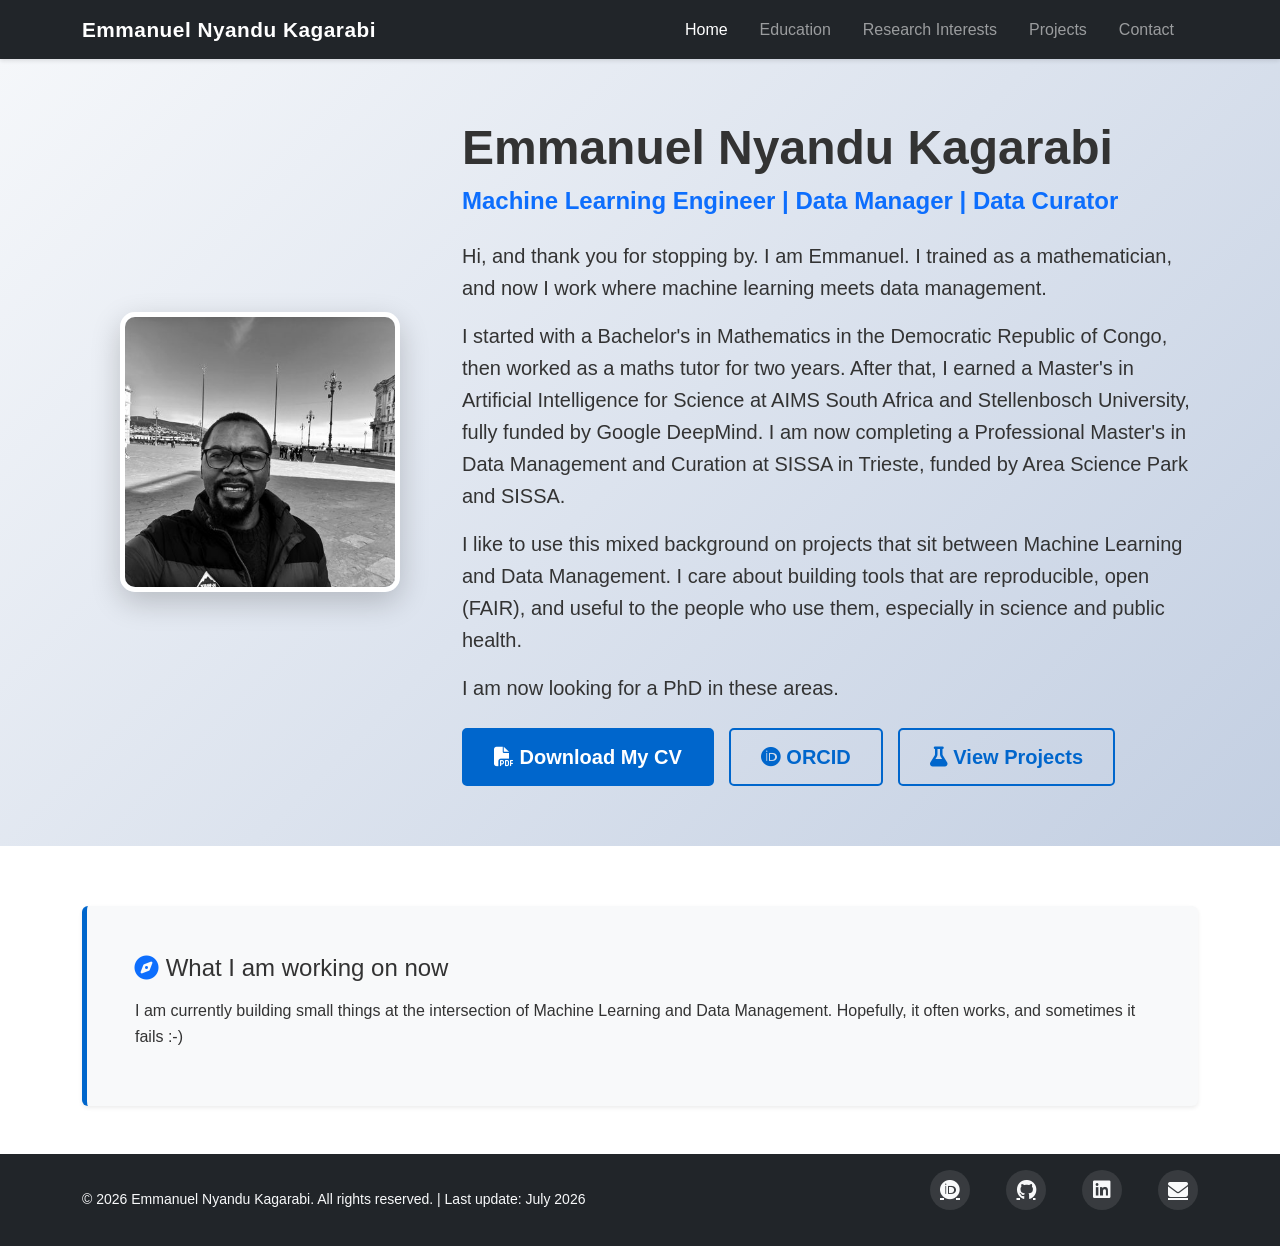
<file: index.html>
<!DOCTYPE html>
<html lang="en">
<head>
    <meta charset="UTF-8">
    <meta name="viewport" content="width=device-width, initial-scale=1.0">
    <meta name="description" content="Emmanuel Nyandu Kagarabi — Machine Learning Engineer, Data Manager, and Data Curator working at the intersection of ML and research data management. MSc AI for Science (AIMS/Stellenbosch), Professional MSc Data Management & Curation (SISSA). PhD applicant.">
    <meta name="keywords" content="Emmanuel Nyandu Kagarabi, Machine Learning, Data Management, Data Curation, FAIR data, Explainable AI, AI4 Public Health, SISSA, AIMS, Stellenbosch, DPCexplorer, PhD">
    <meta name="author" content="Emmanuel Nyandu Kagarabi">
    <meta name="google-site-verification" content="eCxzfQt8rSGp6nLvdoWjFmHBHKGWoWfex3agK9k3iwE">
    <link rel="canonical" href="https://emmanuelnyandukagarabi.github.io/">

    <!-- Open Graph -->
    <meta property="og:title" content="Emmanuel Nyandu Kagarabi | Machine Learning Engineer, Data Manager, Data Curator">
    <meta property="og:description" content="Machine Learning Engineer, Data Manager, and Data Curator building tools at the intersection of machine learning and research data management. Seeking PhD opportunities.">
    <meta property="og:url" content="https://emmanuelnyandukagarabi.github.io/">
    <meta property="og:type" content="profile">
    <meta property="og:image" content="https://emmanuelnyandukagarabi.github.io/static/emma_profile.png">
    <meta property="og:image:alt" content="Portrait of Emmanuel Nyandu Kagarabi">

    <!-- Twitter Card -->
    <meta name="twitter:card" content="summary">
    <meta name="twitter:title" content="Emmanuel Nyandu Kagarabi | Machine Learning Engineer, Data Manager, Data Curator">
    <meta name="twitter:description" content="Machine Learning Engineer, Data Manager, and Data Curator working at the intersection of machine learning and research data management. Seeking PhD opportunities.">
    <meta name="twitter:image" content="https://emmanuelnyandukagarabi.github.io/static/emma_profile.png">

    <title>Emmanuel Nyandu Kagarabi | Machine Learning Engineer, Data Manager, Data Curator</title>

    <link rel="icon" type="image/png" sizes="32x32" href="static/favicon-32.png">
    <link rel="icon" type="image/png" sizes="16x16" href="static/favicon-16.png">
    <link rel="apple-touch-icon" href="static/apple-touch-icon.png">
    <link href="https://cdn.jsdelivr.net/npm/bootstrap@5.3.0/dist/css/bootstrap.min.css" rel="stylesheet">
    <link href="https://cdnjs.cloudflare.com/ajax/libs/font-awesome/6.4.0/css/all.min.css" rel="stylesheet">
    <link href="assets/css/style.css" rel="stylesheet">

    <!-- Structured Data: Person -->
    <script type="application/ld+json">
    {
      "@context": "https://schema.org",
      "@type": "Person",
      "name": "Emmanuel Nyandu Kagarabi",
      "url": "https://emmanuelnyandukagarabi.github.io/",
      "image": "https://emmanuelnyandukagarabi.github.io/static/emma_profile.png",
      "jobTitle": "Machine Learning Engineer, Data Manager, Data Curator",
      "description": "Machine Learning Engineer, Data Manager, and Data Curator working at the intersection of ML and research data management. MSc in Artificial Intelligence for Science (AIMS South Africa & Stellenbosch University), Professional MSc in Data Management and Curation (SISSA). PhD applicant.",
      "homeLocation": { "@type": "Place", "name": "Trieste, Italy" },
      "alumniOf": [
        { "@type": "EducationalOrganization", "name": "AIMS South Africa & Stellenbosch University" },
        { "@type": "EducationalOrganization", "name": "SISSA – International School for Advanced Studies" },
        { "@type": "EducationalOrganization", "name": "Bukavu Teacher Training College" }
      ],
      "sameAs": [
        "https://orcid.org/0009-0000-4837-4712",
        "https://github.com/emmanuelnyandukagarabi",
        "https://www.linkedin.com/in/emmanuel-nyandu-kagarabi-5410a4304/"
      ]
    }
    </script>
</head>
<body>
    <!-- Navigation -->
    <nav class="navbar navbar-expand-lg navbar-dark bg-dark sticky-top">
        <div class="container">
            <a class="navbar-brand" href="index.html">
                <strong>Emmanuel Nyandu Kagarabi</strong>
            </a>
            <button class="navbar-toggler" type="button" data-bs-toggle="collapse" data-bs-target="#navbarNav" aria-controls="navbarNav" aria-expanded="false" aria-label="Toggle navigation">
                <span class="navbar-toggler-icon"></span>
            </button>
            <div class="collapse navbar-collapse" id="navbarNav">
                <ul class="navbar-nav ms-auto">
                    <li class="nav-item"><a class="nav-link active" href="index.html">Home</a></li>
                    <li class="nav-item"><a class="nav-link" href="pages/education.html">Education</a></li>
                    <li class="nav-item"><a class="nav-link" href="pages/research-interests.html">Research Interests</a></li>
                    <li class="nav-item"><a class="nav-link" href="pages/projects.html">Projects</a></li>
                    <li class="nav-item"><a class="nav-link" href="pages/contact.html">Contact</a></li>
                </ul>
            </div>
        </div>
    </nav>

    <!-- Hero Section -->
    <section class="hero-section">
        <div class="container">
            <div class="row align-items-center">
                <div class="col-md-4 text-center mb-4 mb-md-0">
                    <img src="static/emma_profile_opt.jpg" alt="Portrait of Emmanuel Nyandu Kagarabi" class="profile-image" width="560" height="418">
                </div>
                <div class="col-md-8">
                    <h1 class="display-5 fw-bold">Emmanuel Nyandu Kagarabi</h1>
                    <h2 class="text-primary h4 mb-4">Machine Learning Engineer&nbsp;|&nbsp;Data Manager&nbsp;|&nbsp;Data Curator</h2>
                    <p class="lead mb-3">
                        Hi, and thank you for stopping by. I am Emmanuel. I trained as a mathematician, and now I work where machine learning meets data management.
                    </p>
                    <p class="lead mb-3">
                        I started with a Bachelor's in Mathematics in the Democratic Republic of Congo, then worked as a maths tutor for two years. After that, I earned a Master's in Artificial Intelligence for Science at AIMS South Africa and Stellenbosch University, fully funded by Google DeepMind. I am now completing a Professional Master's in Data Management and Curation at SISSA in Trieste, funded by Area Science Park and SISSA.
                    </p>
                    <p class="lead mb-3">
                        I like to use this mixed background on projects that sit between <strong>Machine Learning</strong> and <strong>Data Management</strong>. I care about building tools that are reproducible, open (FAIR), and useful to the people who use them, especially in science and public health.
                    </p>
                    <p class="lead mb-4">
                        I am now looking for a <strong>PhD</strong> in these areas.
                    </p>
                    <div class="hero-actions">
                        <a href="static/CV_Emmanuel_Nyandu_Kagarabi.pdf" class="btn btn-primary btn-lg" target="_blank" rel="noopener">
                            <i class="fas fa-file-pdf" aria-hidden="true"></i> Download My CV
                        </a>
                        <a href="https://orcid.org/0009-0000-4837-4712" class="btn btn-outline-primary btn-lg" target="_blank" rel="noopener">
                            <i class="fab fa-orcid" aria-hidden="true"></i> ORCID
                        </a>
                        <a href="pages/projects.html" class="btn btn-outline-primary btn-lg">
                            <i class="fas fa-flask" aria-hidden="true"></i> View Projects
                        </a>
                    </div>
                </div>
            </div>
        </div>
    </section>

    <!-- Current Focus -->
    <section class="container mb-5">
        <div class="focus-box p-4 p-md-5 rounded shadow-sm">
            <h2 class="h4 mb-3"><i class="fas fa-compass text-primary" aria-hidden="true"></i> What I am working on now</h2>
            <p class="mb-2">
                I am currently building small things at the intersection of Machine Learning and Data Management. Hopefully, it often works, and sometimes it fails :-)
            </p>
        </div>
    </section>

    <!-- Footer -->
    <footer class="footer bg-dark text-white py-3 mt-5">
        <div class="container d-flex flex-wrap justify-content-between align-items-center">
            <p class="mb-0 text-light small">&copy; 2026 Emmanuel Nyandu Kagarabi. All rights reserved. | Last update: July 2026</p>
            <div class="social-links">
                <a href="https://orcid.org/0009-0000-4837-4712" target="_blank" rel="noopener" title="ORCID" aria-label="ORCID" class="text-light me-3 fs-5"><i class="fab fa-orcid" aria-hidden="true"></i></a>
                <a href="https://github.com/emmanuelnyandukagarabi" target="_blank" rel="noopener" title="GitHub" aria-label="GitHub" class="text-light me-3 fs-5"><i class="fab fa-github" aria-hidden="true"></i></a>
                <a href="https://www.linkedin.com/in/emmanuel-nyandu-kagarabi-5410a4304/" target="_blank" rel="noopener" title="LinkedIn" aria-label="LinkedIn" class="text-light me-3 fs-5"><i class="fab fa-linkedin" aria-hidden="true"></i></a>
                <a href="pages/contact.html" title="Email" aria-label="Email" class="text-light fs-5"><i class="fas fa-envelope" aria-hidden="true"></i></a>
            </div>
        </div>
    </footer>

    <script src="https://cdn.jsdelivr.net/npm/bootstrap@5.3.0/dist/js/bootstrap.bundle.min.js"></script>
</body>
</html>
</file>
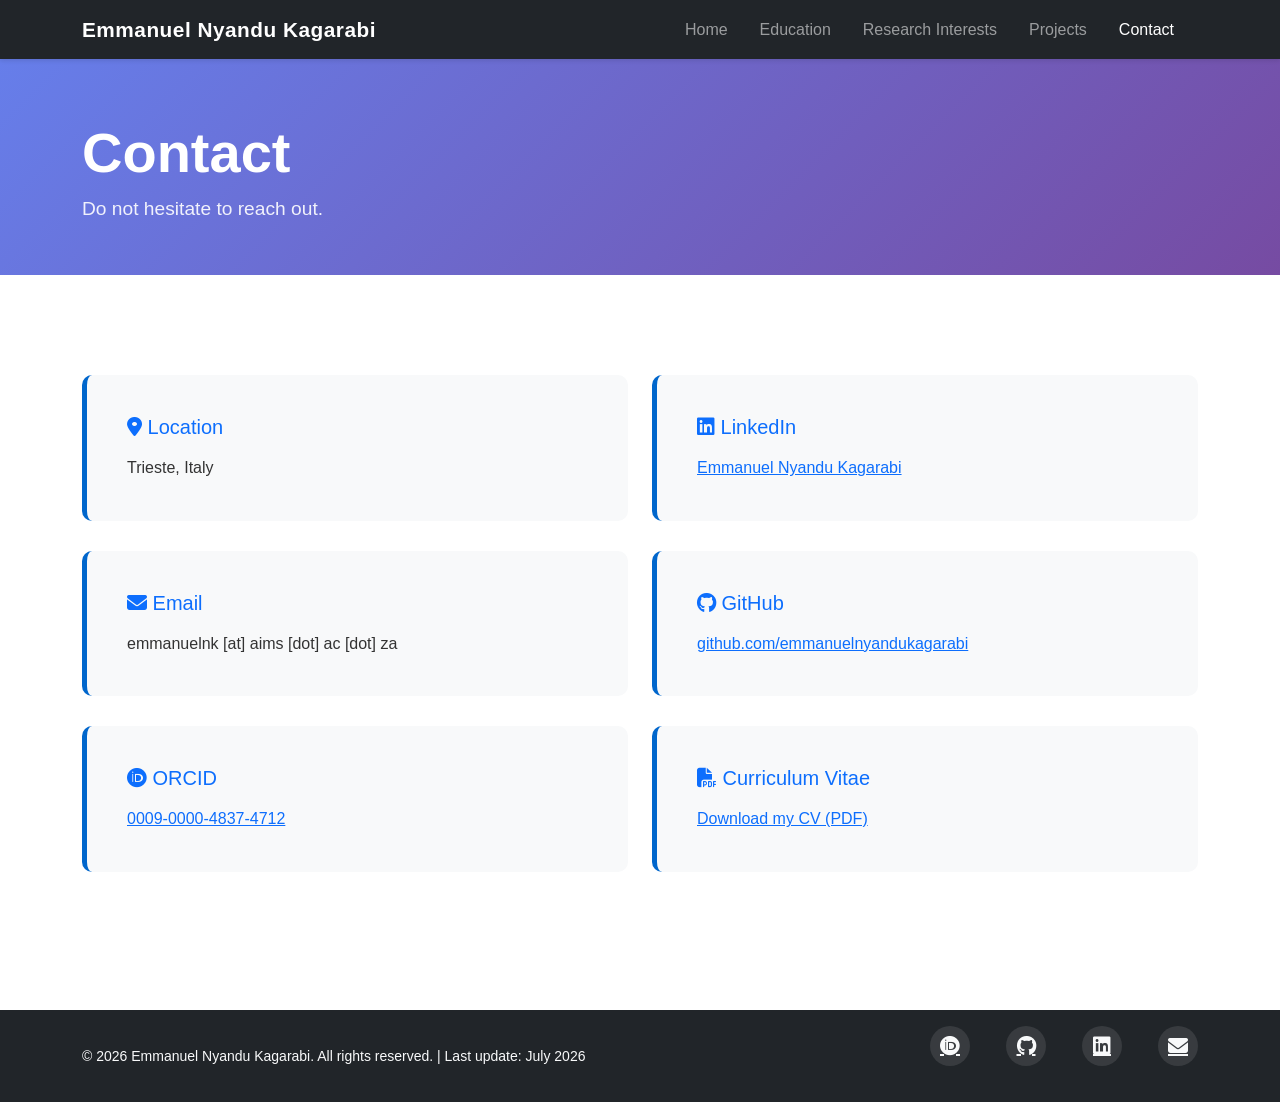
<file: pages/contact.html>
<!DOCTYPE html>
<html lang="en">
<head>
    <meta charset="UTF-8">
    <meta name="viewport" content="width=device-width, initial-scale=1.0">
    <meta name="description" content="Contact Emmanuel Nyandu Kagarabi — Machine Learning Engineer, Data Manager, and Data Curator based in Trieste, Italy. Open to PhD and research collaborations.">
    <meta name="keywords" content="Emmanuel Nyandu Kagarabi, contact, Machine Learning, Data Management, ORCID, SISSA, AIMS, researcher">
    <meta name="author" content="Emmanuel Nyandu Kagarabi">
    <link rel="canonical" href="https://emmanuelnyandukagarabi.github.io/pages/contact.html">

    <!-- Open Graph -->
    <meta property="og:title" content="Contact | Emmanuel Nyandu Kagarabi">
    <meta property="og:description" content="Get in touch with Emmanuel Nyandu Kagarabi — Machine Learning Engineer, Data Manager, and Data Curator. Open to PhD and research collaborations.">
    <meta property="og:url" content="https://emmanuelnyandukagarabi.github.io/pages/contact.html">
    <meta property="og:type" content="website">
    <meta property="og:image" content="https://emmanuelnyandukagarabi.github.io/static/emma_profile.png">

    <!-- Twitter Card -->
    <meta name="twitter:card" content="summary">
    <meta name="twitter:title" content="Contact | Emmanuel Nyandu Kagarabi">
    <meta name="twitter:description" content="Get in touch with Emmanuel Nyandu Kagarabi — Machine Learning Engineer, Data Manager, and Data Curator.">
    <meta name="twitter:image" content="https://emmanuelnyandukagarabi.github.io/static/emma_profile.png">

    <title>Contact | Emmanuel Nyandu Kagarabi</title>

    <link rel="icon" type="image/png" sizes="32x32" href="../static/favicon-32.png">
    <link rel="icon" type="image/png" sizes="16x16" href="../static/favicon-16.png">
    <link rel="apple-touch-icon" href="../static/apple-touch-icon.png">
    <link href="https://cdn.jsdelivr.net/npm/bootstrap@5.3.0/dist/css/bootstrap.min.css" rel="stylesheet">
    <link href="https://cdnjs.cloudflare.com/ajax/libs/font-awesome/6.4.0/css/all.min.css" rel="stylesheet">
    <link href="../assets/css/style.css" rel="stylesheet">
</head>
<body>
    <!-- Navigation -->
    <nav class="navbar navbar-expand-lg navbar-dark bg-dark sticky-top">
        <div class="container">
            <a class="navbar-brand" href="../index.html">
                <strong>Emmanuel Nyandu Kagarabi</strong>
            </a>
            <button class="navbar-toggler" type="button" data-bs-toggle="collapse" data-bs-target="#navbarNav" aria-controls="navbarNav" aria-expanded="false" aria-label="Toggle navigation">
                <span class="navbar-toggler-icon"></span>
            </button>
            <div class="collapse navbar-collapse" id="navbarNav">
                <ul class="navbar-nav ms-auto">
                    <li class="nav-item"><a class="nav-link" href="../index.html">Home</a></li>
                    <li class="nav-item"><a class="nav-link" href="education.html">Education</a></li>
                    <li class="nav-item"><a class="nav-link" href="research-interests.html">Research Interests</a></li>
                    <li class="nav-item"><a class="nav-link" href="projects.html">Projects</a></li>
                    <li class="nav-item"><a class="nav-link active" href="contact.html">Contact</a></li>
                </ul>
            </div>
        </div>
    </nav>

    <!-- Page Header -->
    <div class="page-header">
        <div class="container">
            <h1 class="display-4 fw-bold mb-2">Contact</h1>
            <p class="lead mb-0">Do not hesitate to reach out.</p>
        </div>
    </div>

    <!-- Main Content -->
    <div class="page-section">
        <div class="container">
            <div class="row g-4">
                <div class="col-lg-6">
                    <div class="content-box">
                        <h2 class="h5 text-primary mb-3"><i class="fas fa-map-marker-alt" aria-hidden="true"></i> Location</h2>
                        <p class="mb-0">Trieste, Italy</p>
                    </div>

                    <div class="content-box">
                        <h2 class="h5 text-primary mb-3"><i class="fas fa-envelope" aria-hidden="true"></i> Email</h2>
                        <p class="mb-0">emmanuelnk [at] aims [dot] ac [dot] za</p>
                    </div>

                    <div class="content-box">
                        <h2 class="h5 text-primary mb-3"><i class="fab fa-orcid" aria-hidden="true"></i> ORCID</h2>
                        <p class="mb-0"><a href="https://orcid.org/0009-0000-4837-4712" target="_blank" rel="noopener">0009-0000-4837-4712</a></p>
                    </div>
                </div>

                <div class="col-lg-6">
                    <div class="content-box">
                        <h2 class="h5 text-primary mb-3"><i class="fab fa-linkedin" aria-hidden="true"></i> LinkedIn</h2>
                        <p class="mb-0"><a href="https://www.linkedin.com/in/emmanuel-nyandu-kagarabi-5410a4304/" target="_blank" rel="noopener">Emmanuel Nyandu Kagarabi</a></p>
                    </div>

                    <div class="content-box">
                        <h2 class="h5 text-primary mb-3"><i class="fab fa-github" aria-hidden="true"></i> GitHub</h2>
                        <p class="mb-0"><a href="https://github.com/emmanuelnyandukagarabi" target="_blank" rel="noopener">github.com/emmanuelnyandukagarabi</a></p>
                    </div>

                    <div class="content-box">
                        <h2 class="h5 text-primary mb-3"><i class="fas fa-file-pdf" aria-hidden="true"></i> Curriculum Vitae</h2>
                        <p class="mb-0"><a href="../static/CV_Emmanuel_Nyandu_Kagarabi.pdf" target="_blank" rel="noopener">Download my CV (PDF)</a></p>
                    </div>
                </div>
            </div>
        </div>
    </div>

    <!-- Footer -->
    <footer class="footer bg-dark text-white py-3 mt-5">
        <div class="container d-flex flex-wrap justify-content-between align-items-center">
            <p class="mb-0 text-light small">&copy; 2026 Emmanuel Nyandu Kagarabi. All rights reserved. | Last update: July 2026</p>
            <div class="social-links">
                <a href="https://orcid.org/0009-0000-4837-4712" target="_blank" rel="noopener" title="ORCID" aria-label="ORCID" class="text-light me-3 fs-5"><i class="fab fa-orcid" aria-hidden="true"></i></a>
                <a href="https://github.com/emmanuelnyandukagarabi" target="_blank" rel="noopener" title="GitHub" aria-label="GitHub" class="text-light me-3 fs-5"><i class="fab fa-github" aria-hidden="true"></i></a>
                <a href="https://www.linkedin.com/in/emmanuel-nyandu-kagarabi-5410a4304/" target="_blank" rel="noopener" title="LinkedIn" aria-label="LinkedIn" class="text-light me-3 fs-5"><i class="fab fa-linkedin" aria-hidden="true"></i></a>
                <a href="contact.html" title="Email" aria-label="Email" class="text-light fs-5"><i class="fas fa-envelope" aria-hidden="true"></i></a>
            </div>
        </div>
    </footer>

    <script src="https://cdn.jsdelivr.net/npm/bootstrap@5.3.0/dist/js/bootstrap.bundle.min.js"></script>
</body>
</html>
</file>
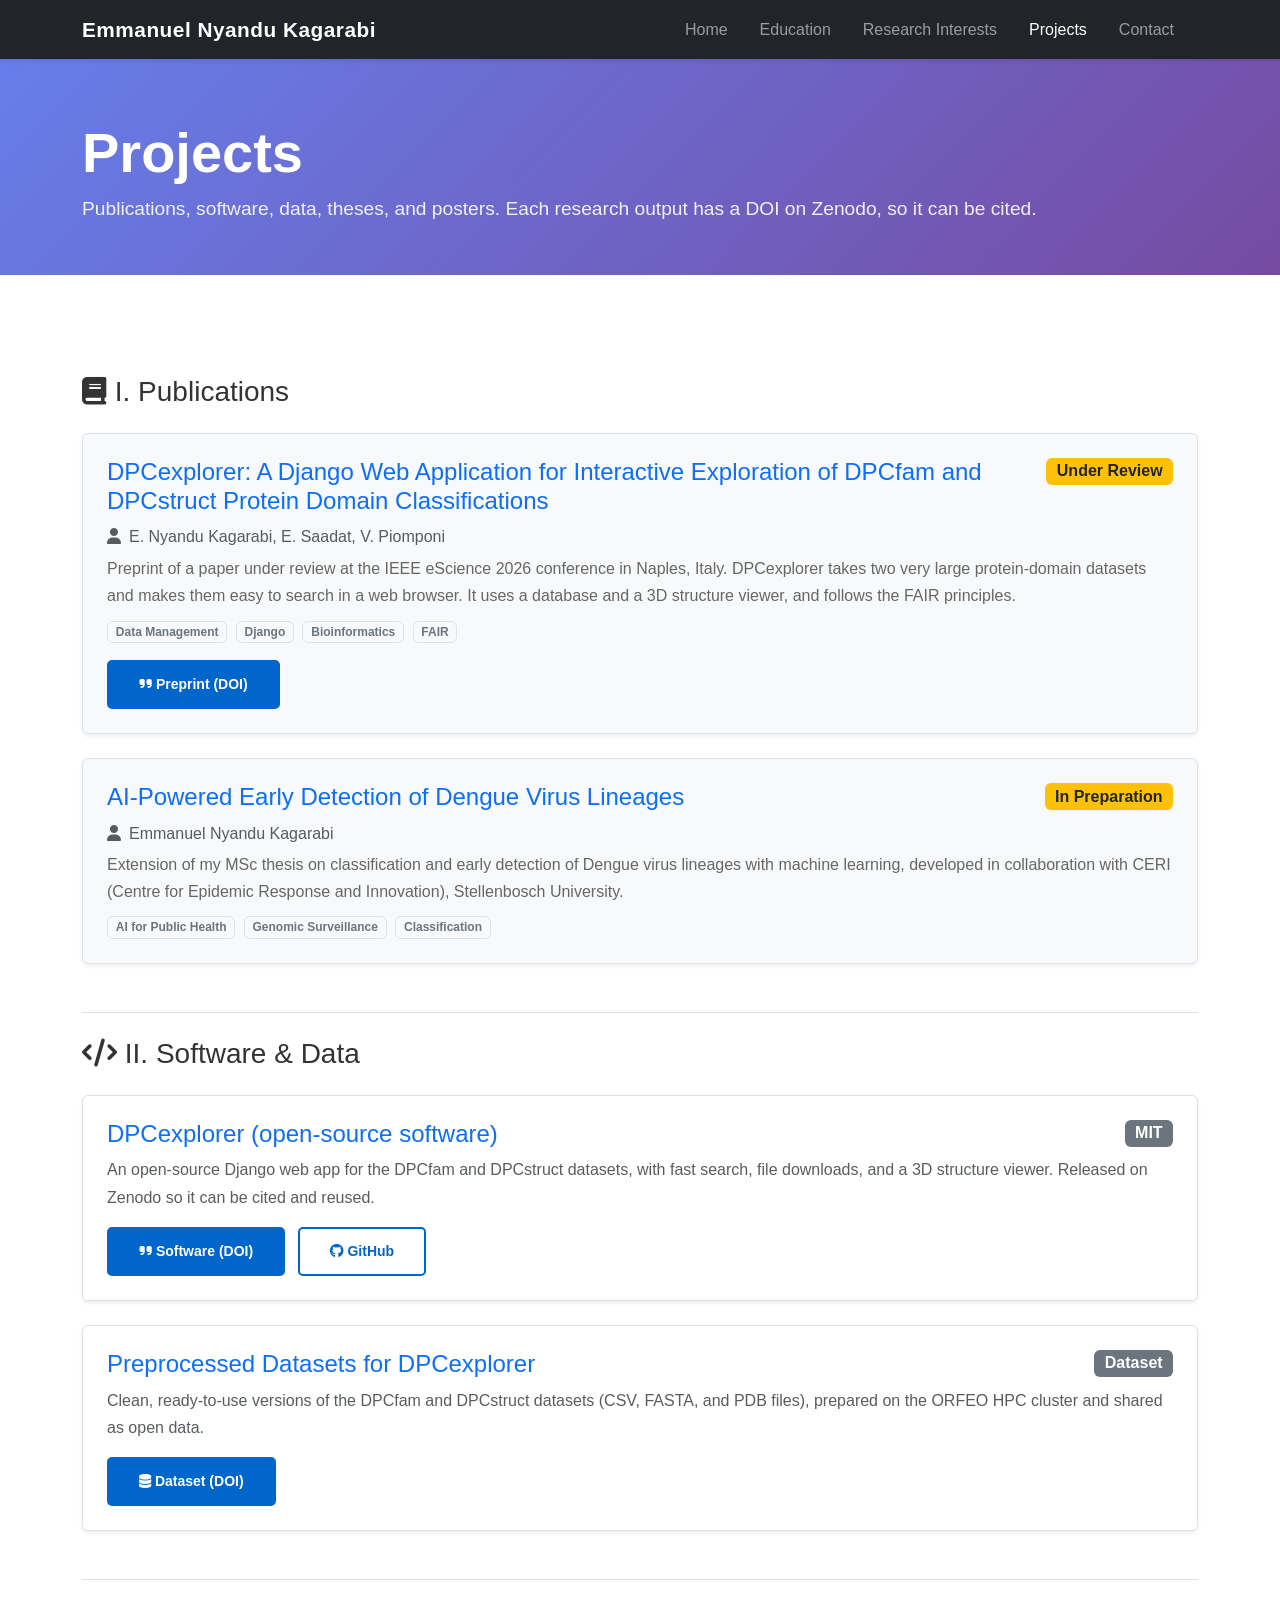
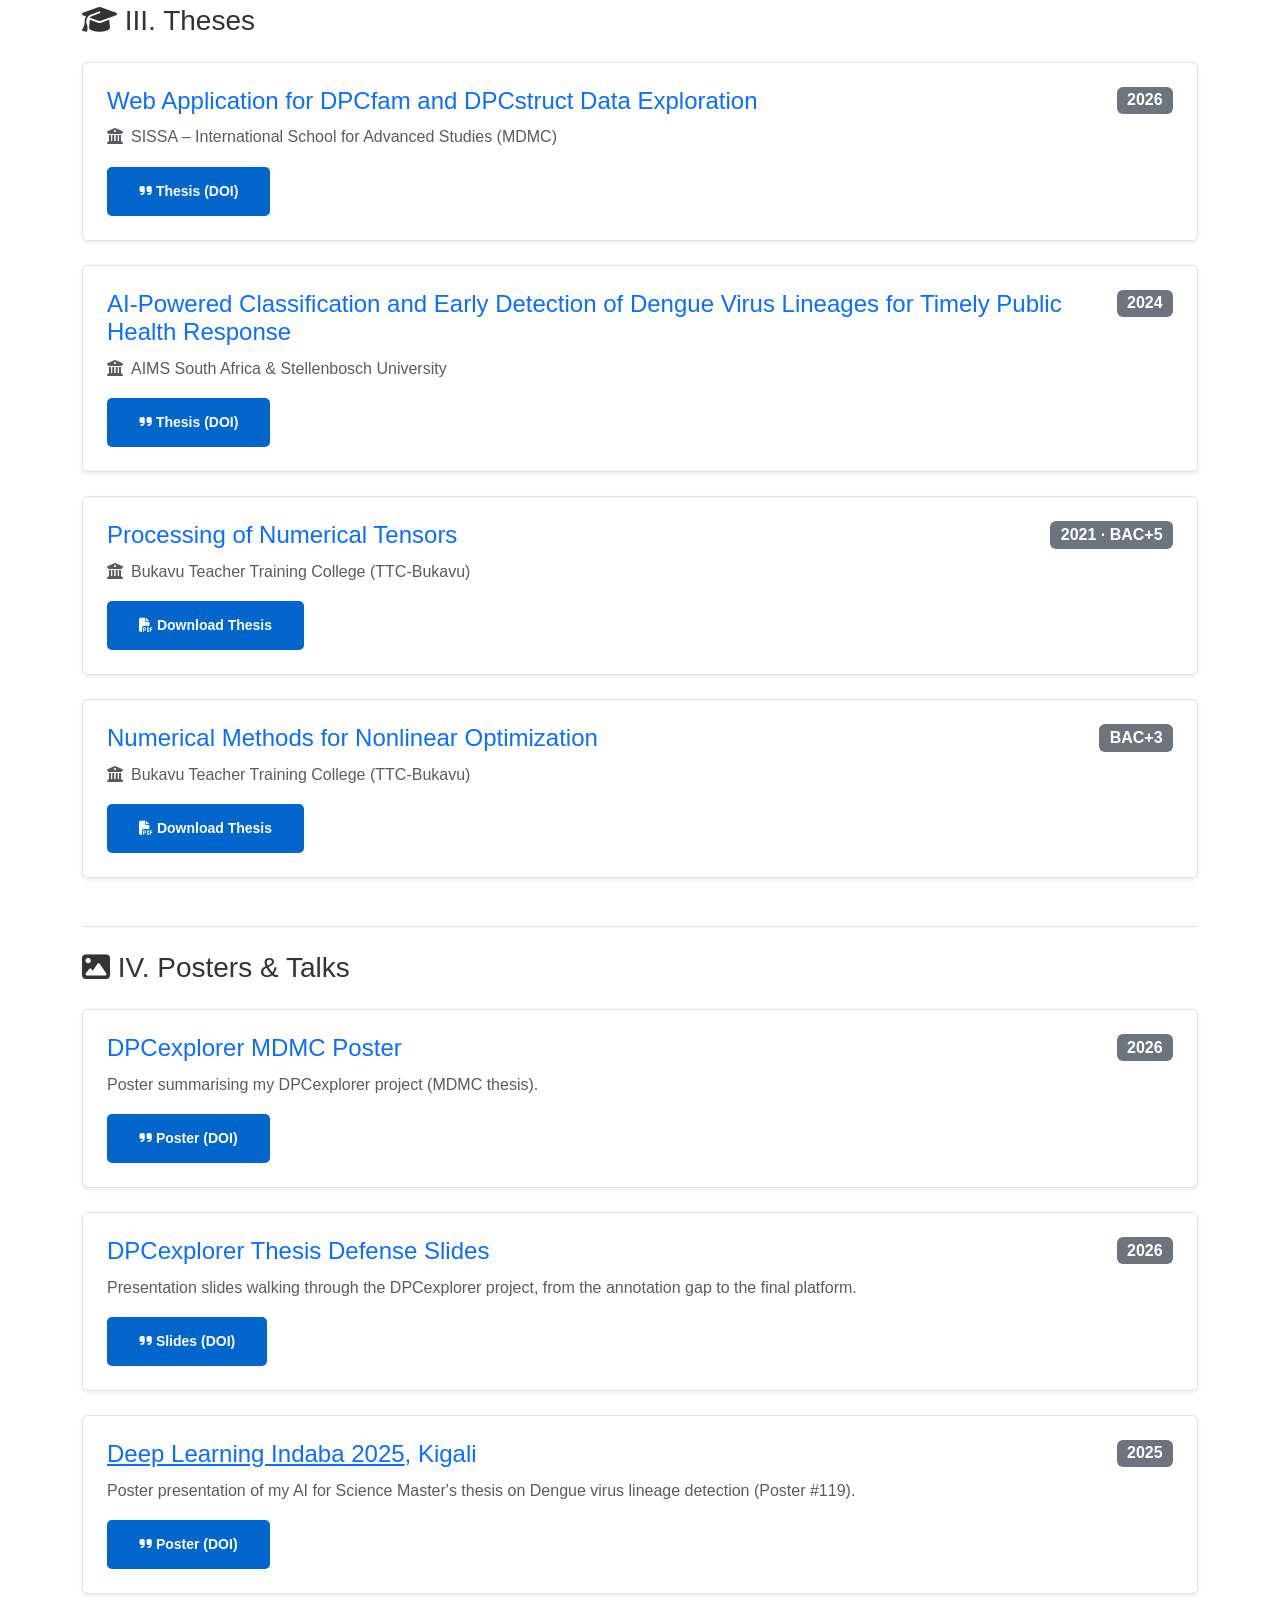
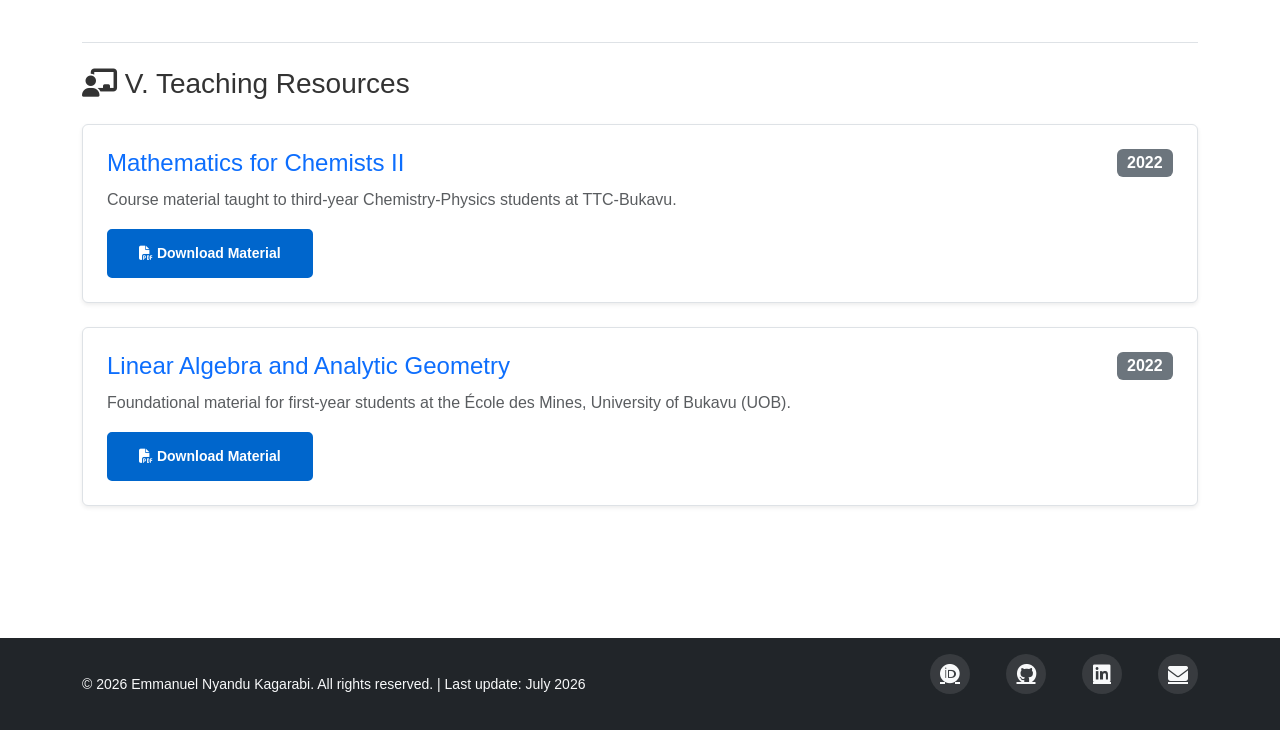
<file: pages/projects.html>
<!DOCTYPE html>
<html lang="en">
<head>
    <meta charset="UTF-8">
    <meta name="viewport" content="width=device-width, initial-scale=1.0">
    <meta name="description" content="Projects by Emmanuel Nyandu Kagarabi — DPCexplorer (eScience 2026 preprint, software, dataset), Dengue virus AI detection, theses, posters, and teaching resources, with Zenodo DOIs.">
    <meta name="author" content="Emmanuel Nyandu Kagarabi">
    <link rel="canonical" href="https://emmanuelnyandukagarabi.github.io/pages/projects.html">

    <!-- Open Graph -->
    <meta property="og:title" content="Projects | Emmanuel Nyandu Kagarabi">
    <meta property="og:description" content="Publications, software, datasets, theses, and posters in ML and research data management, with citable Zenodo DOIs.">
    <meta property="og:url" content="https://emmanuelnyandukagarabi.github.io/pages/projects.html">
    <meta property="og:type" content="website">
    <meta property="og:image" content="https://emmanuelnyandukagarabi.github.io/static/emma_profile.png">

    <!-- Twitter Card -->
    <meta name="twitter:card" content="summary">
    <meta name="twitter:title" content="Projects | Emmanuel Nyandu Kagarabi">
    <meta name="twitter:description" content="Publications, software, datasets, theses, and posters in ML and research data management.">
    <meta name="twitter:image" content="https://emmanuelnyandukagarabi.github.io/static/emma_profile.png">

    <title>Projects | Emmanuel Nyandu Kagarabi</title>

    <link rel="icon" type="image/png" sizes="32x32" href="../static/favicon-32.png">
    <link rel="icon" type="image/png" sizes="16x16" href="../static/favicon-16.png">
    <link rel="apple-touch-icon" href="../static/apple-touch-icon.png">
    <link href="https://cdn.jsdelivr.net/npm/bootstrap@5.3.0/dist/css/bootstrap.min.css" rel="stylesheet">
    <link href="https://cdnjs.cloudflare.com/ajax/libs/font-awesome/6.4.0/css/all.min.css" rel="stylesheet">
    <link href="../assets/css/style.css" rel="stylesheet">
</head>
<body>
    <!-- Navigation -->
    <nav class="navbar navbar-expand-lg navbar-dark bg-dark sticky-top">
        <div class="container">
            <a class="navbar-brand" href="../index.html">
                <strong>Emmanuel Nyandu Kagarabi</strong>
            </a>
            <button class="navbar-toggler" type="button" data-bs-toggle="collapse" data-bs-target="#navbarNav" aria-controls="navbarNav" aria-expanded="false" aria-label="Toggle navigation">
                <span class="navbar-toggler-icon"></span>
            </button>
            <div class="collapse navbar-collapse" id="navbarNav">
                <ul class="navbar-nav ms-auto">
                    <li class="nav-item"><a class="nav-link" href="../index.html">Home</a></li>
                    <li class="nav-item"><a class="nav-link" href="education.html">Education</a></li>
                    <li class="nav-item"><a class="nav-link" href="research-interests.html">Research Interests</a></li>
                    <li class="nav-item"><a class="nav-link active" href="projects.html">Projects</a></li>
                    <li class="nav-item"><a class="nav-link" href="contact.html">Contact</a></li>
                </ul>
            </div>
        </div>
    </nav>

    <!-- Page Header -->
    <div class="page-header">
        <div class="container">
            <h1 class="display-4 fw-bold mb-2">Projects</h1>
            <p class="lead mb-0">Publications, software, data, theses, and posters. Each research output has a DOI on Zenodo, so it can be cited.</p>
        </div>
    </div>

    <!-- Main Content -->
    <div class="page-section">
        <div class="container">

            <!-- I. Publications -->
            <section class="mb-5">
                <h2 class="h3 mb-4"><i class="fas fa-book" aria-hidden="true"></i> I. Publications</h2>

                <div class="pub-card mb-4 p-4 border rounded shadow-sm bg-light">
                    <div class="d-flex justify-content-between align-items-start mb-2">
                        <h3 class="h4 mb-0 text-primary">DPCexplorer: A Django Web Application for Interactive Exploration of DPCfam and DPCstruct Protein Domain Classifications</h3>
                        <span class="badge bg-warning text-dark ms-3 fs-6">Under Review</span>
                    </div>
                    <p class="text-muted mb-1"><i class="fas fa-user me-2" aria-hidden="true"></i>E. Nyandu Kagarabi, E. Saadat, V. Piomponi</p>
                    <p class="mb-2">
                        Preprint of a paper under review at the IEEE eScience 2026 conference in Naples, Italy.
                        DPCexplorer takes two very large protein-domain datasets and makes them easy to search in a web browser. It uses a database and a 3D structure viewer, and follows the FAIR principles.
                    </p>
                    <p class="mb-2">
                        <span class="badge bg-light text-secondary border">Data Management</span>
                        <span class="badge bg-light text-secondary border ms-1">Django</span>
                        <span class="badge bg-light text-secondary border ms-1">Bioinformatics</span>
                        <span class="badge bg-light text-secondary border ms-1">FAIR</span>
                    </p>
                    <a href="https://doi.org/10.5281/zenodo.20766432" target="_blank" rel="noopener" class="btn btn-sm btn-primary mt-2">
                        <i class="fas fa-quote-right" aria-hidden="true"></i> Preprint (DOI)
                    </a>
                </div>

                <div class="pub-card mb-4 p-4 border rounded shadow-sm bg-light">
                    <div class="d-flex justify-content-between align-items-start mb-2">
                        <h3 class="h4 mb-0 text-primary">AI-Powered Early Detection of Dengue Virus Lineages</h3>
                        <span class="badge bg-warning text-dark ms-3 fs-6">In Preparation</span>
                    </div>
                    <p class="text-muted mb-1"><i class="fas fa-user me-2" aria-hidden="true"></i>Emmanuel Nyandu Kagarabi</p>
                    <p class="mb-2">
                        Extension of my MSc thesis on classification and early detection of Dengue virus lineages with machine learning, developed in collaboration with CERI (Centre for Epidemic Response and Innovation), Stellenbosch University.
                    </p>
                    <span class="badge bg-light text-secondary border">AI for Public Health</span>
                    <span class="badge bg-light text-secondary border ms-1">Genomic Surveillance</span>
                    <span class="badge bg-light text-secondary border ms-1">Classification</span>
                </div>
            </section>

            <!-- II. Software & Data -->
            <section class="mb-5 pt-4 border-top">
                <h2 class="h3 mb-4"><i class="fas fa-code" aria-hidden="true"></i> II. Software &amp; Data</h2>

                <div class="pub-card mb-4 p-4 border rounded shadow-sm">
                    <div class="d-flex justify-content-between align-items-start mb-2">
                        <h3 class="h4 mb-0 text-primary">DPCexplorer (open-source software)</h3>
                        <span class="badge bg-secondary ms-3 fs-6">MIT</span>
                    </div>
                    <p class="text-muted mb-2">An open-source Django web app for the DPCfam and DPCstruct datasets, with fast search, file downloads, and a 3D structure viewer. Released on Zenodo so it can be cited and reused.</p>
                    <a href="https://doi.org/10.5281/zenodo.20575268" target="_blank" rel="noopener" class="btn btn-sm btn-primary mt-2 me-2">
                        <i class="fas fa-quote-right" aria-hidden="true"></i> Software (DOI)
                    </a>
                    <a href="https://github.com/RitAreaSciencePark/dpc_fam_and_struct_webapp" target="_blank" rel="noopener" class="btn btn-sm btn-outline-primary mt-2">
                        <i class="fab fa-github" aria-hidden="true"></i> GitHub
                    </a>
                </div>

                <div class="pub-card mb-4 p-4 border rounded shadow-sm">
                    <div class="d-flex justify-content-between align-items-start mb-2">
                        <h3 class="h4 mb-0 text-primary">Preprocessed Datasets for DPCexplorer</h3>
                        <span class="badge bg-secondary ms-3 fs-6">Dataset</span>
                    </div>
                    <p class="text-muted mb-2">Clean, ready-to-use versions of the DPCfam and DPCstruct datasets (CSV, FASTA, and PDB files), prepared on the ORFEO HPC cluster and shared as open data.</p>
                    <a href="https://doi.org/10.5281/zenodo.20159208" target="_blank" rel="noopener" class="btn btn-sm btn-primary mt-2">
                        <i class="fas fa-database" aria-hidden="true"></i> Dataset (DOI)
                    </a>
                </div>
            </section>

            <!-- III. Theses -->
            <section class="mb-5 pt-4 border-top">
                <h2 class="h3 mb-4"><i class="fas fa-graduation-cap" aria-hidden="true"></i> III. Theses</h2>

                <div class="pub-card mb-4 p-4 border rounded shadow-sm" id="dpc-thesis">
                    <div class="d-flex justify-content-between align-items-start mb-2">
                        <h3 class="h4 mb-0 text-primary">Web Application for DPCfam and DPCstruct Data Exploration</h3>
                        <span class="badge bg-secondary ms-3 fs-6">2026</span>
                    </div>
                    <p class="text-muted mb-2"><i class="fas fa-university me-2" aria-hidden="true"></i>SISSA – International School for Advanced Studies (MDMC)</p>
                    <a href="https://doi.org/10.5281/zenodo.20847161" target="_blank" rel="noopener" class="btn btn-sm btn-primary mt-2">
                        <i class="fas fa-quote-right" aria-hidden="true"></i> Thesis (DOI)
                    </a>
                </div>

                <div class="pub-card mb-4 p-4 border rounded shadow-sm" id="dengue-thesis">
                    <div class="d-flex justify-content-between align-items-start mb-2">
                        <h3 class="h4 mb-0 text-primary">AI-Powered Classification and Early Detection of Dengue Virus Lineages for Timely Public Health Response</h3>
                        <span class="badge bg-secondary ms-3 fs-6">2024</span>
                    </div>
                    <p class="text-muted mb-2"><i class="fas fa-university me-2" aria-hidden="true"></i>AIMS South Africa &amp; Stellenbosch University</p>
                    <a href="https://doi.org/10.5281/zenodo.21171386" target="_blank" rel="noopener" class="btn btn-sm btn-primary mt-2">
                        <i class="fas fa-quote-right" aria-hidden="true"></i> Thesis (DOI)
                    </a>
                </div>

                <div class="pub-card mb-4 p-4 border rounded shadow-sm" id="bachelor-thesis">
                    <div class="d-flex justify-content-between align-items-start mb-2">
                        <h3 class="h4 mb-0 text-primary">Processing of Numerical Tensors</h3>
                        <span class="badge bg-secondary ms-3 fs-6">2021 · BAC+5</span>
                    </div>
                    <p class="text-muted mb-2"><i class="fas fa-university me-2" aria-hidden="true"></i>Bukavu Teacher Training College (TTC-Bukavu)</p>
                    <a href="../theses/emmanuelnk_bac5_thesis.pdf" target="_blank" rel="noopener" class="btn btn-sm btn-primary mt-2">
                        <i class="fas fa-file-pdf" aria-hidden="true"></i> Download Thesis
                    </a>
                </div>

                <div class="pub-card mb-4 p-4 border rounded shadow-sm" id="bac3-thesis">
                    <div class="d-flex justify-content-between align-items-start mb-2">
                        <h3 class="h4 mb-0 text-primary">Numerical Methods for Nonlinear Optimization</h3>
                        <span class="badge bg-secondary ms-3 fs-6">BAC+3</span>
                    </div>
                    <p class="text-muted mb-2"><i class="fas fa-university me-2" aria-hidden="true"></i>Bukavu Teacher Training College (TTC-Bukavu)</p>
                    <a href="../theses/emmanuelnk_bac3_thesis.pdf" target="_blank" rel="noopener" class="btn btn-sm btn-primary mt-2">
                        <i class="fas fa-file-pdf" aria-hidden="true"></i> Download Thesis
                    </a>
                </div>
            </section>

            <!-- IV. Posters & Talks -->
            <section class="mb-5 pt-4 border-top">
                <h2 class="h3 mb-4"><i class="fas fa-image" aria-hidden="true"></i> IV. Posters &amp; Talks</h2>

                <div class="pub-card mb-4 p-4 border rounded shadow-sm">
                    <div class="d-flex justify-content-between align-items-start mb-2">
                        <h3 class="h4 mb-0 text-primary">DPCexplorer MDMC Poster</h3>
                        <span class="badge bg-secondary ms-3 fs-6">2026</span>
                    </div>
                    <p class="text-muted mb-3">Poster summarising my DPCexplorer project (MDMC thesis).</p>
                    <a href="https://doi.org/10.5281/zenodo.20853112" target="_blank" rel="noopener" class="btn btn-sm btn-primary">
                        <i class="fas fa-quote-right" aria-hidden="true"></i> Poster (DOI)
                    </a>
                </div>

                <div class="pub-card mb-4 p-4 border rounded shadow-sm">
                    <div class="d-flex justify-content-between align-items-start mb-2">
                        <h3 class="h4 mb-0 text-primary">DPCexplorer Thesis Defense Slides</h3>
                        <span class="badge bg-secondary ms-3 fs-6">2026</span>
                    </div>
                    <p class="text-muted mb-3">Presentation slides walking through the DPCexplorer project, from the annotation gap to the final platform.</p>
                    <a href="https://doi.org/10.5281/zenodo.20850391" target="_blank" rel="noopener" class="btn btn-sm btn-primary">
                        <i class="fas fa-quote-right" aria-hidden="true"></i> Slides (DOI)
                    </a>
                </div>

                <div class="pub-card mb-4 p-4 border rounded shadow-sm">
                    <div class="d-flex justify-content-between align-items-start mb-2">
                        <h3 class="h4 mb-0 text-primary"><a href="https://deeplearningindaba.com/2025/" target="_blank" rel="noopener">Deep Learning Indaba 2025</a>, Kigali</h3>
                        <span class="badge bg-secondary ms-3 fs-6">2025</span>
                    </div>
                    <p class="text-muted mb-3">Poster presentation of my AI for Science Master's thesis on Dengue virus lineage detection (Poster #119).</p>
                    <a href="https://doi.org/10.5281/zenodo.21180374" target="_blank" rel="noopener" class="btn btn-sm btn-primary">
                        <i class="fas fa-quote-right" aria-hidden="true"></i> Poster (DOI)
                    </a>
                </div>
            </section>

            <!-- V. Teaching Resources -->
            <section class="pt-4 border-top">
                <h2 class="h3 mb-4"><i class="fas fa-chalkboard-teacher" aria-hidden="true"></i> V. Teaching Resources</h2>

                <div class="pub-card mb-4 p-4 border rounded shadow-sm">
                    <div class="d-flex justify-content-between align-items-start mb-2">
                        <h3 class="h4 mb-0 text-primary">Mathematics for Chemists II</h3>
                        <span class="badge bg-secondary ms-3 fs-6">2022</span>
                    </div>
                    <p class="text-muted mb-3">Course material taught to third-year Chemistry-Physics students at TTC-Bukavu.</p>
                    <a href="../courses/MATHS_FOR_CHEMISTS.pdf" target="_blank" rel="noopener" class="btn btn-sm btn-primary">
                        <i class="fas fa-file-pdf" aria-hidden="true"></i> Download Material
                    </a>
                </div>

                <div class="pub-card mb-4 p-4 border rounded shadow-sm">
                    <div class="d-flex justify-content-between align-items-start mb-2">
                        <h3 class="h4 mb-0 text-primary">Linear Algebra and Analytic Geometry</h3>
                        <span class="badge bg-secondary ms-3 fs-6">2022</span>
                    </div>
                    <p class="text-muted mb-3">Foundational material for first-year students at the École des Mines, University of Bukavu (UOB).</p>
                    <a href="../courses/GUIDE_LA_AG.pdf" target="_blank" rel="noopener" class="btn btn-sm btn-primary">
                        <i class="fas fa-file-pdf" aria-hidden="true"></i> Download Material
                    </a>
                </div>
            </section>

        </div>
    </div>

    <!-- Footer -->
    <footer class="footer bg-dark text-white py-3 mt-5">
        <div class="container d-flex flex-wrap justify-content-between align-items-center">
            <p class="mb-0 text-light small">&copy; 2026 Emmanuel Nyandu Kagarabi. All rights reserved. | Last update: July 2026</p>
            <div class="social-links">
                <a href="https://orcid.org/0009-0000-4837-4712" target="_blank" rel="noopener" title="ORCID" aria-label="ORCID" class="text-light me-3 fs-5"><i class="fab fa-orcid" aria-hidden="true"></i></a>
                <a href="https://github.com/emmanuelnyandukagarabi" target="_blank" rel="noopener" title="GitHub" aria-label="GitHub" class="text-light me-3 fs-5"><i class="fab fa-github" aria-hidden="true"></i></a>
                <a href="https://www.linkedin.com/in/emmanuel-nyandu-kagarabi-5410a4304/" target="_blank" rel="noopener" title="LinkedIn" aria-label="LinkedIn" class="text-light me-3 fs-5"><i class="fab fa-linkedin" aria-hidden="true"></i></a>
                <a href="contact.html" title="Email" aria-label="Email" class="text-light fs-5"><i class="fas fa-envelope" aria-hidden="true"></i></a>
            </div>
        </div>
    </footer>

    <script src="https://cdn.jsdelivr.net/npm/bootstrap@5.3.0/dist/js/bootstrap.bundle.min.js"></script>
</body>
</html>
</file>
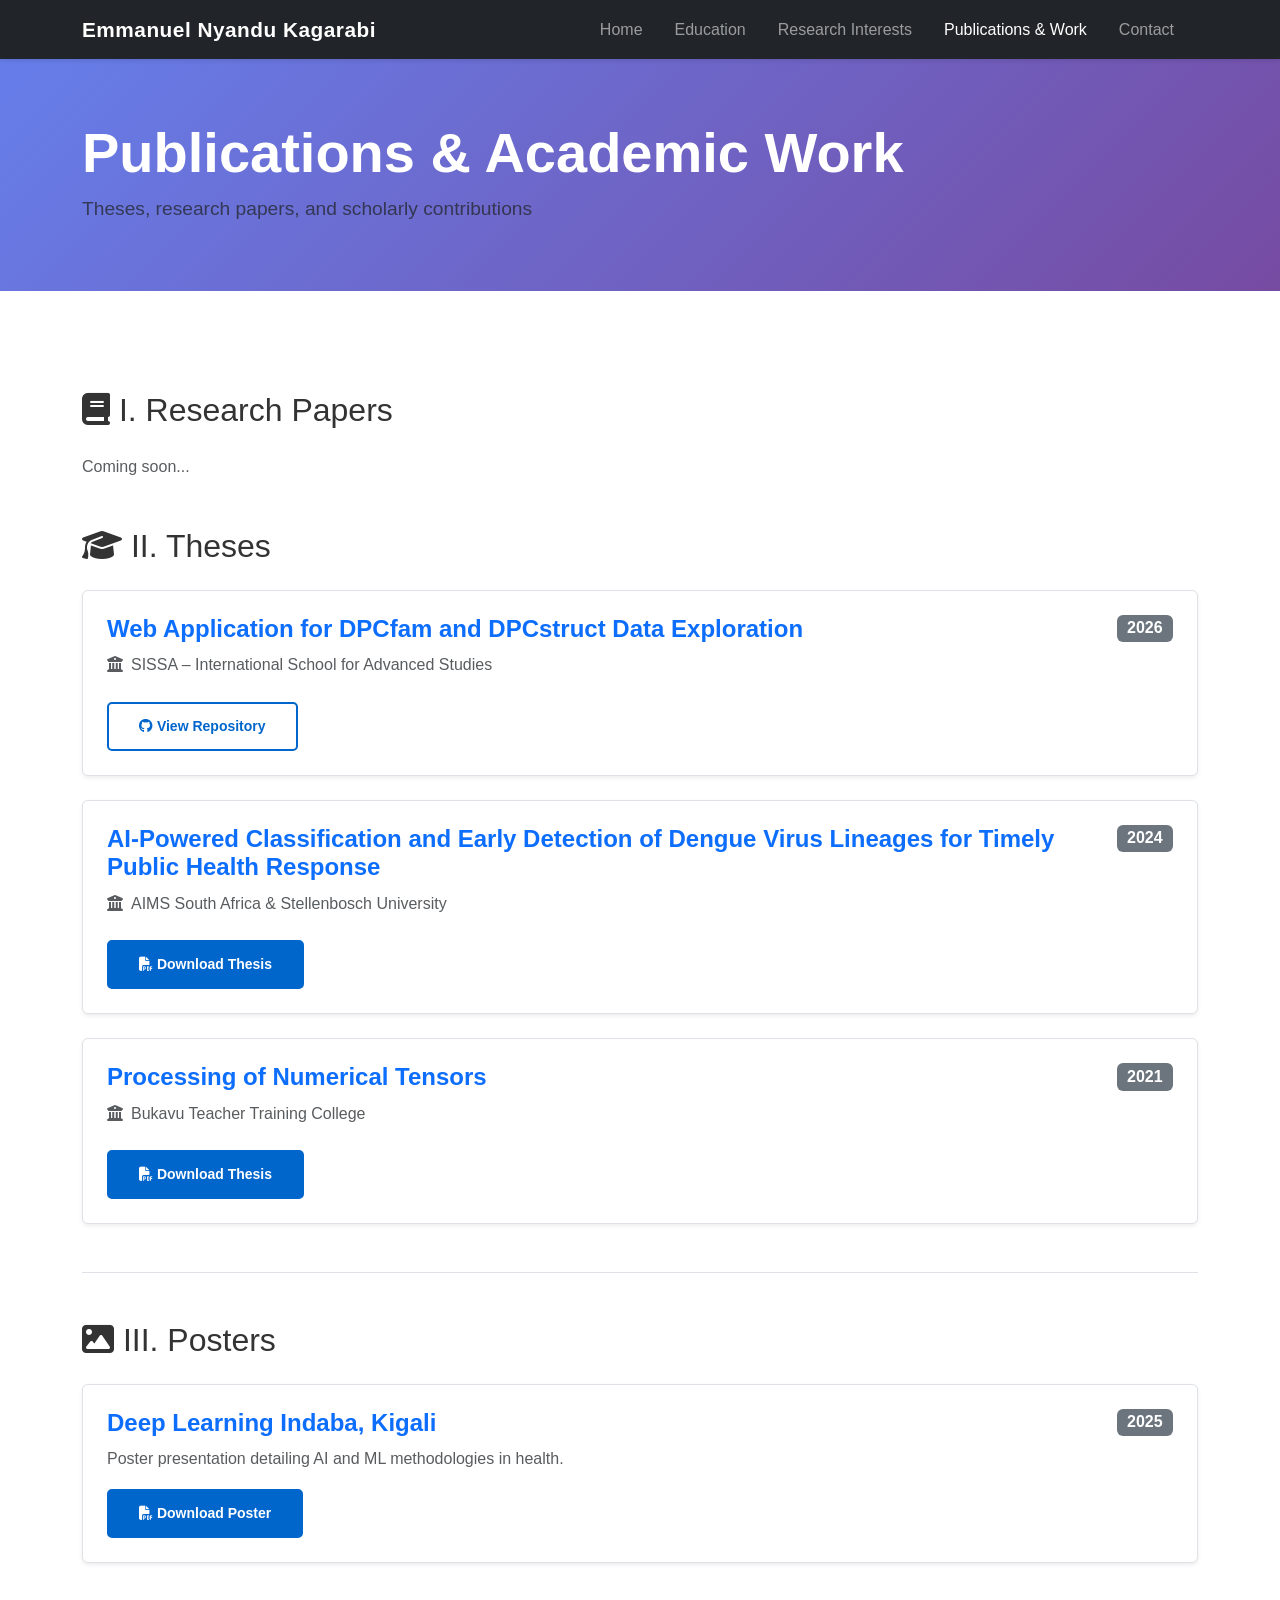
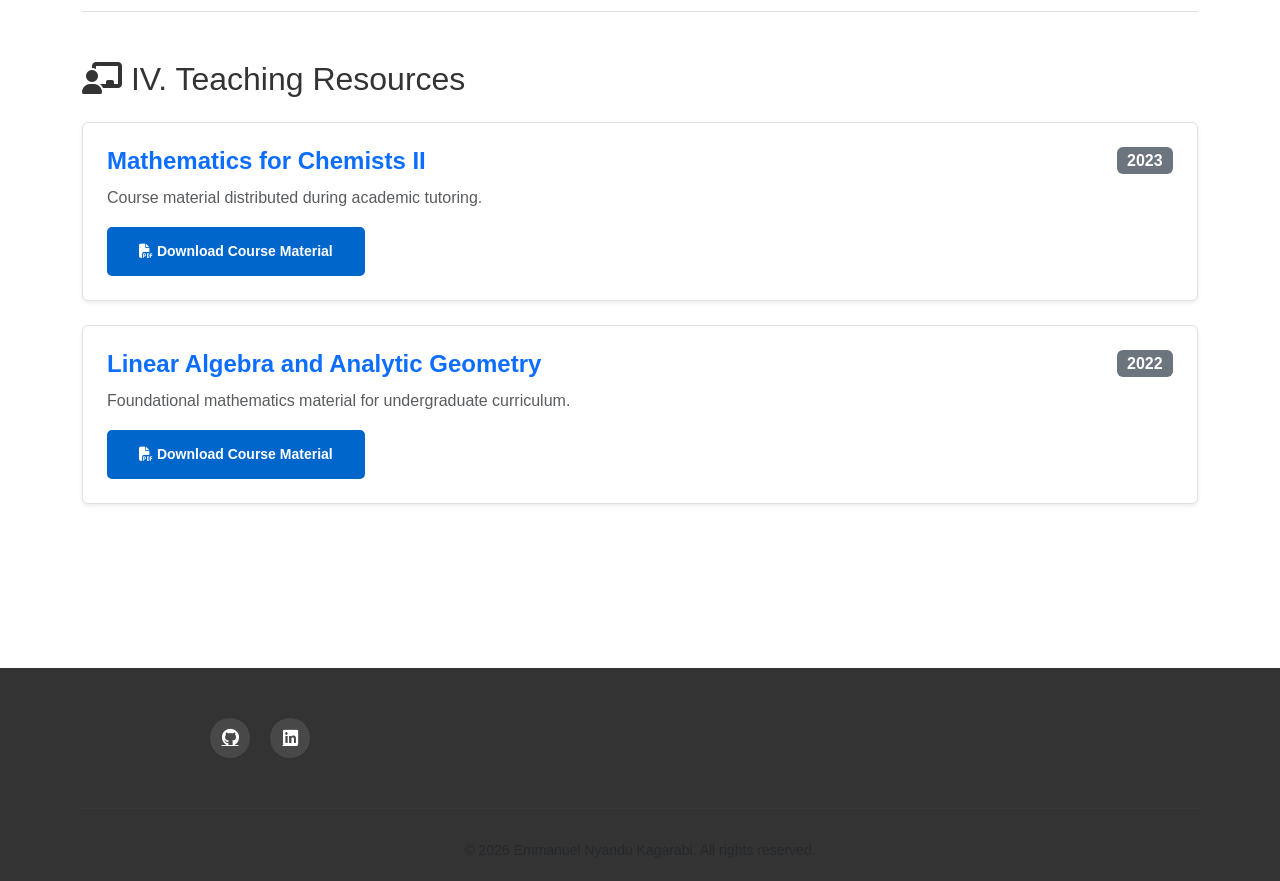
<file: pages/publications.html>
<!DOCTYPE html>
<html lang="en">
<head>
    <meta charset="UTF-8">
    <meta name="viewport" content="width=device-width, initial-scale=1.0">
    <meta name="description" content="Publications, theses, and academic work - Emmanuel Nyandu Kagarabi">
    
    <title>Publications & Work | Emmanuel Nyandu Kagarabi</title>
    
    <link href="https://cdn.jsdelivr.net/npm/bootstrap@5.3.0/dist/css/bootstrap.min.css" rel="stylesheet">
    <link href="https://cdnjs.cloudflare.com/ajax/libs/font-awesome/6.4.0/css/all.min.css" rel="stylesheet">
    <link href="../assets/css/style.css" rel="stylesheet">
</head>
<body>
    <!-- Navigation -->
    <nav class="navbar navbar-expand-lg navbar-dark bg-dark sticky-top">
        <div class="container">
            <a class="navbar-brand" href="../index.html">
                <strong>Emmanuel Nyandu Kagarabi</strong>
            </a>
            <button class="navbar-toggler" type="button" data-bs-toggle="collapse" data-bs-target="#navbarNav">
                <span class="navbar-toggler-icon"></span>
            </button>
            <div class="collapse navbar-collapse" id="navbarNav">
                <ul class="navbar-nav ms-auto">
                    <li class="nav-item"><a class="nav-link" href="../index.html">Home</a></li>
                    <li class="nav-item"><a class="nav-link" href="education.html">Education</a></li>
                    <li class="nav-item"><a class="nav-link" href="research-interests.html">Research Interests</a></li>
                    <li class="nav-item"><a class="nav-link active" href="publications.html">Publications & Work</a></li>
                    <li class="nav-item"><a class="nav-link" href="contact.html">Contact</a></li>
                </ul>
            </div>
        </div>
    </nav>

    <!-- Page Header -->
    <div class="page-header">
        <div class="container">
            <h1 class="display-4 fw-bold mb-2">Publications & Academic Work</h1>
            <p class="lead text-muted">Theses, research papers, and scholarly contributions</p>
        </div>
    </div>

    <!-- Main Content -->
    <div class="page-section">
        <div class="container">
            <!-- Research Papers -->
            <section class="mb-5">
                <h2 class="mb-4"><i class="fas fa-book"></i> I. Research Papers</h2>
                <p class="text-muted mb-4">Coming soon...</p>
            </section>
            <!-- Master's Theses -->
            <section>
                <h2 class="mb-4"><i class="fas fa-graduation-cap"></i> II. Theses</h2>

                <div class="pub-card mb-4 p-4 border rounded shadow-sm" id="dpc-thesis">
                    <div class="d-flex justify-content-between align-items-start mb-2">
                        <h4 class="mb-0 text-primary">Web Application for DPCfam and DPCstruct Data Exploration</h4>
                        <span class="badge bg-secondary ms-3 fs-6">2026</span>
                    </div>
                    <p class="text-muted"><i class="fas fa-university me-2"></i>SISSA – International School for Advanced Studies</p>
                    <a href="https://github.com/emmanuelnyandukagarabi/dpc_fam_and_struct_webapp" target="_blank" class="btn btn-sm btn-outline-primary mt-2">
                        <i class="fab fa-github"></i> View Repository
                    </a>
                </div>
                
                <div class="pub-card mb-4 p-4 border rounded shadow-sm" id="dengue-thesis">
                    <div class="d-flex justify-content-between align-items-start mb-2">
                        <h4 class="mb-0 text-primary">AI-Powered Classification and Early Detection of Dengue Virus Lineages for Timely Public Health Response</h4>
                        <span class="badge bg-secondary ms-3 fs-6">2024</span>
                    </div>
                    <p class="text-muted"><i class="fas fa-university me-2"></i>AIMS South Africa & Stellenbosch University</p>
                    <a href="../theses/emmanuelnk_MSc_AI4Science_thesis.pdf" target="_blank" class="btn btn-sm btn-primary mt-2">
                        <i class="fas fa-file-pdf"></i> Download Thesis
                    </a>
                </div>

                <div class="pub-card mb-4 p-4 border rounded shadow-sm" id="bachelor-thesis">
                    <div class="d-flex justify-content-between align-items-start mb-2">
                        <h4 class="mb-0 text-primary">Processing of Numerical Tensors</h4>
                        <span class="badge bg-secondary ms-3 fs-6">2021</span>
                    </div>
                    <p class="text-muted"><i class="fas fa-university me-2"></i>Bukavu Teacher Training College</p>
                    <a href="../theses/emmanuelnk_bac5_thesis.pdf" target="_blank" class="btn btn-sm btn-primary mt-2">
                        <i class="fas fa-file-pdf"></i> Download Thesis
                    </a>
                </div>
            </section>

            <!-- Posters-->
            <section class="mt-5 pt-5 border-top">
                <h2 class="mb-4"><i class="fas fa-image"></i> III. Posters</h2>
                <div class="pub-card mb-4 p-4 border rounded shadow-sm">
                    <div class="d-flex justify-content-between align-items-start mb-2">
                        <h4 class="mb-0 text-primary">Deep Learning Indaba, Kigali</h4>
                        <span class="badge bg-secondary ms-3 fs-6">2025</span>
                    </div>
                    <p class="text-muted mb-3">Poster presentation detailing AI and ML methodologies in health.</p>
                    <a href="../posters/Emmanuelnk_DL_Indaba_Kigali_2025_Poster.pdf" target="_blank" class="btn btn-sm btn-primary">
                        <i class="fas fa-file-pdf"></i> Download Poster
                    </a>
                </div>
            </section>

            <!-- Courses-->
            <section class="mt-5 pt-5 border-top">
                <h2 class="mb-4"><i class="fas fa-chalkboard-teacher"></i> IV. Teaching Resources</h2>
                
                <div class="pub-card mb-4 p-4 border rounded shadow-sm">
                    <div class="d-flex justify-content-between align-items-start mb-2">
                        <h4 class="mb-0 text-primary">Mathematics for Chemists II</h4>
                        <span class="badge bg-secondary ms-3 fs-6">2023</span>
                    </div>
                    <p class="text-muted mb-3">Course material distributed during academic tutoring.</p>
                    <a href="../courses/MATHS_FOR_CHEMISTS.pdf" target="_blank" class="btn btn-sm btn-primary">
                        <i class="fas fa-file-pdf"></i> Download Course Material
                    </a>
                </div>
                
                <div class="pub-card mb-4 p-4 border rounded shadow-sm">
                    <div class="d-flex justify-content-between align-items-start mb-2">
                        <h4 class="mb-0 text-primary">Linear Algebra and Analytic Geometry</h4>
                        <span class="badge bg-secondary ms-3 fs-6">2022</span>
                    </div>
                    <p class="text-muted mb-3">Foundational mathematics material for undergraduate curriculum.</p>
                    <a href="../courses/GUIDE_LA_AG.pdf" target="_blank" class="btn btn-sm btn-primary">
                        <i class="fas fa-file-pdf"></i> Download Course Material
                    </a>
                </div>
            </section>
        </div>
    </div>
    
    <!-- Footer -->
    <footer class="footer">
        <div class="container">
            <div class="row mb-4">
                <div class="col-md-4 text-md-end">
                    <div class="social-links">
                        <a href="https://github.com/emmanuelnyandukagarabi" target="_blank" title="GitHub">
                            <i class="fab fa-github"></i>
                        </a>
                        <a href="https://linkedin.com/in/emmanuelnyandukagarabi" target="_blank" title="LinkedIn">
                            <i class="fab fa-linkedin"></i>
                        </a>

                    </div>
                </div>
            </div>
            <hr>
            <div class="text-center text-muted small">
                <p>&copy; 2026 Emmanuel Nyandu Kagarabi. All rights reserved.</p>
            </div>
        </div>
    </footer>

    <script src="https://cdn.jsdelivr.net/npm/bootstrap@5.3.0/dist/js/bootstrap.bundle.min.js"></script>
</body>
</html>
</file>
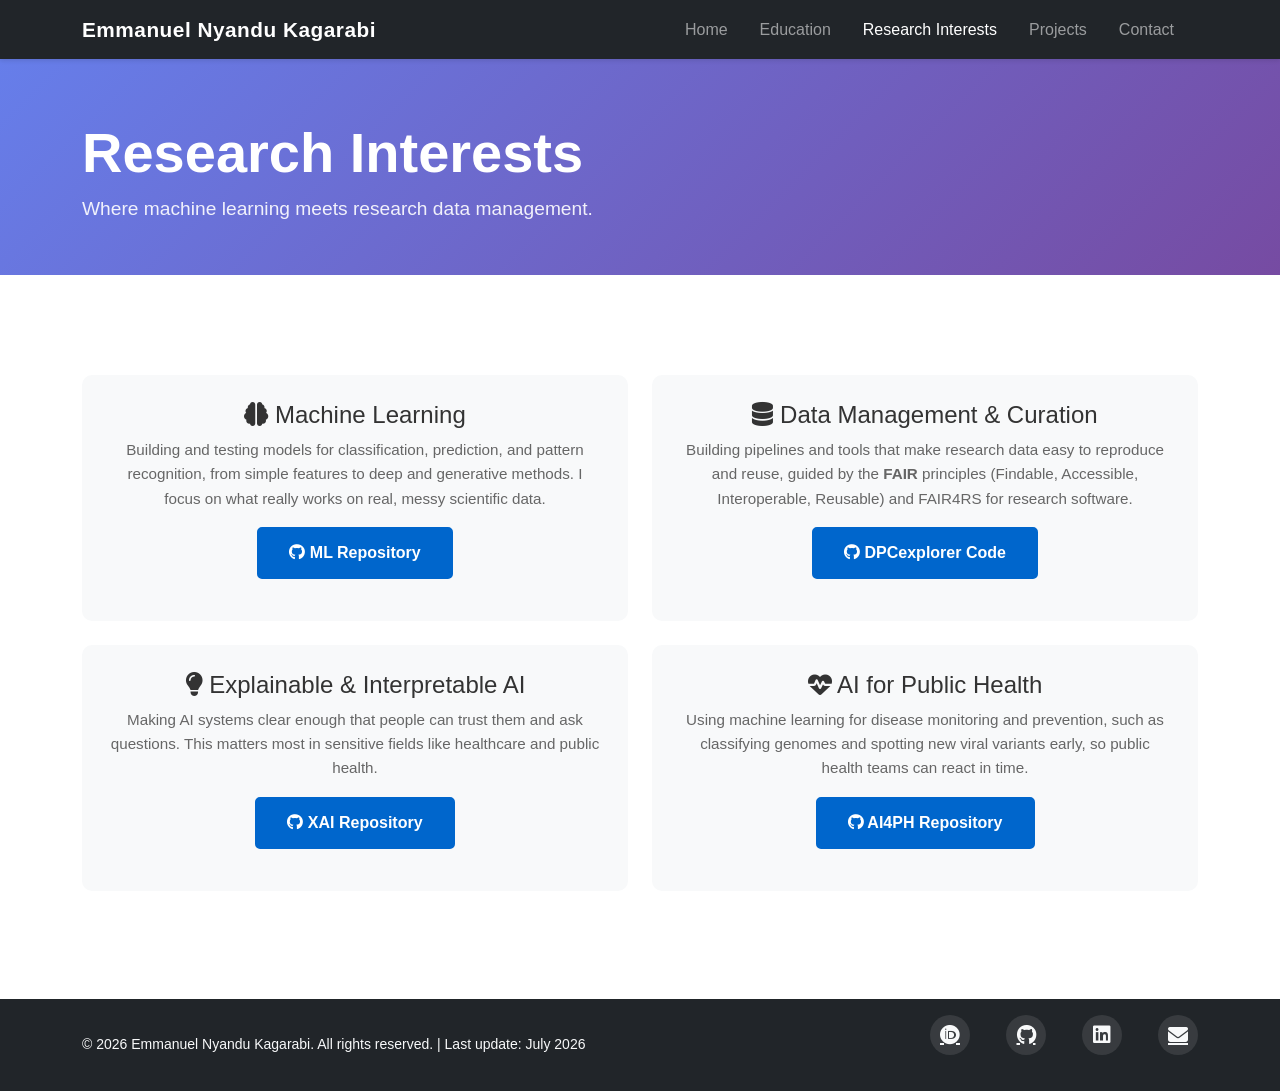
<file: pages/research-interests.html>
<!DOCTYPE html>
<html lang="en">
<head>
    <meta charset="UTF-8">
    <meta name="viewport" content="width=device-width, initial-scale=1.0">
    <meta name="description" content="Research interests of Emmanuel Nyandu Kagarabi — Machine Learning, Data Management and Curation (FAIR), Explainable AI, and AI for Public Health.">
    <meta name="author" content="Emmanuel Nyandu Kagarabi">
    <link rel="canonical" href="https://emmanuelnyandukagarabi.github.io/pages/research-interests.html">

    <!-- Open Graph -->
    <meta property="og:title" content="Research Interests | Emmanuel Nyandu Kagarabi">
    <meta property="og:description" content="Research areas: Machine Learning, Data Management & Curation, Explainable AI, and AI for Public Health.">
    <meta property="og:url" content="https://emmanuelnyandukagarabi.github.io/pages/research-interests.html">
    <meta property="og:type" content="website">
    <meta property="og:image" content="https://emmanuelnyandukagarabi.github.io/static/emma_profile.png">

    <!-- Twitter Card -->
    <meta name="twitter:card" content="summary">
    <meta name="twitter:title" content="Research Interests | Emmanuel Nyandu Kagarabi">
    <meta name="twitter:description" content="Machine Learning, Data Management & Curation, Explainable AI, and AI for Public Health.">
    <meta name="twitter:image" content="https://emmanuelnyandukagarabi.github.io/static/emma_profile.png">

    <title>Research Interests | Emmanuel Nyandu Kagarabi</title>

    <link rel="icon" type="image/png" sizes="32x32" href="../static/favicon-32.png">
    <link rel="icon" type="image/png" sizes="16x16" href="../static/favicon-16.png">
    <link rel="apple-touch-icon" href="../static/apple-touch-icon.png">
    <link href="https://cdn.jsdelivr.net/npm/bootstrap@5.3.0/dist/css/bootstrap.min.css" rel="stylesheet">
    <link href="https://cdnjs.cloudflare.com/ajax/libs/font-awesome/6.4.0/css/all.min.css" rel="stylesheet">
    <link href="../assets/css/style.css" rel="stylesheet">
</head>
<body>
    <!-- Navigation -->
    <nav class="navbar navbar-expand-lg navbar-dark bg-dark sticky-top">
        <div class="container">
            <a class="navbar-brand" href="../index.html">
                <strong>Emmanuel Nyandu Kagarabi</strong>
            </a>
            <button class="navbar-toggler" type="button" data-bs-toggle="collapse" data-bs-target="#navbarNav" aria-controls="navbarNav" aria-expanded="false" aria-label="Toggle navigation">
                <span class="navbar-toggler-icon"></span>
            </button>
            <div class="collapse navbar-collapse" id="navbarNav">
                <ul class="navbar-nav ms-auto">
                    <li class="nav-item"><a class="nav-link" href="../index.html">Home</a></li>
                    <li class="nav-item"><a class="nav-link" href="education.html">Education</a></li>
                    <li class="nav-item"><a class="nav-link active" href="research-interests.html">Research Interests</a></li>
                    <li class="nav-item"><a class="nav-link" href="projects.html">Projects</a></li>
                    <li class="nav-item"><a class="nav-link" href="contact.html">Contact</a></li>
                </ul>
            </div>
        </div>
    </nav>

    <!-- Page Header -->
    <div class="page-header">
        <div class="container">
            <h1 class="display-4 fw-bold mb-2">Research Interests</h1>
            <p class="lead mb-0">Where machine learning meets research data management.</p>
        </div>
    </div>

    <!-- Main Content -->
    <div class="page-section">
        <div class="container">
            <div class="row g-4">
                <div class="col-lg-6">
                    <div class="interest-card py-4">
                        <h2 class="h4"><i class="fas fa-brain" aria-hidden="true"></i> Machine Learning</h2>
                        <p>Building and testing models for classification, prediction, and pattern recognition, from simple features to deep and generative methods. I focus on what really works on real, messy scientific data.</p>
                        <p>
                        <a href="https://github.com/emmanuelnyandukagarabi/ARTIFICIAL-INTELLIGENCE" target="_blank" rel="noopener" class="btn btn-primary">
                        <i class="fab fa-github" aria-hidden="true"></i> ML Repository
                        </a>
                        </p>
                    </div>
                </div>

                <div class="col-lg-6">
                    <div class="interest-card py-4">
                        <h2 class="h4"><i class="fas fa-database" aria-hidden="true"></i> Data Management &amp; Curation</h2>
                        <p>Building pipelines and tools that make research data easy to reproduce and reuse, guided by the <strong>FAIR</strong> principles (Findable, Accessible, Interoperable, Reusable) and FAIR4RS for research software.</p>
                        <p>
                        <a href="https://github.com/RitAreaSciencePark/dpc_fam_and_struct_webapp" target="_blank" rel="noopener" class="btn btn-primary">
                        <i class="fab fa-github" aria-hidden="true"></i> DPCexplorer Code
                        </a>
                        </p>
                    </div>
                </div>

                <div class="col-lg-6">
                    <div class="interest-card py-4">
                        <h2 class="h4"><i class="fas fa-lightbulb" aria-hidden="true"></i> Explainable &amp; Interpretable AI</h2>
                        <p>Making AI systems clear enough that people can trust them and ask questions. This matters most in sensitive fields like healthcare and public health.</p>
                        <p>
                        <a href="https://github.com/emmanuelnyandukagarabi/interpretable_and_explainable_ai" target="_blank" rel="noopener" class="btn btn-primary">
                        <i class="fab fa-github" aria-hidden="true"></i> XAI Repository
                        </a>
                        </p>
                    </div>
                </div>

                <div class="col-lg-6">
                    <div class="interest-card py-4">
                        <h2 class="h4"><i class="fas fa-heartbeat" aria-hidden="true"></i> AI for Public Health</h2>
                        <p>Using machine learning for disease monitoring and prevention, such as classifying genomes and spotting new viral variants early, so public health teams can react in time.</p>
                        <p>
                        <a href="https://github.com/emmanuelnyandukagarabi/AI-STELLENBOSCH-AIMS-CERI-MSC-PROJECT-" target="_blank" rel="noopener" class="btn btn-primary">
                        <i class="fab fa-github" aria-hidden="true"></i> AI4PH Repository
                        </a>
                        </p>
                    </div>
                </div>
            </div>
        </div>
    </div>

    <!-- Footer -->
    <footer class="footer bg-dark text-white py-3 mt-5">
        <div class="container d-flex flex-wrap justify-content-between align-items-center">
            <p class="mb-0 text-light small">&copy; 2026 Emmanuel Nyandu Kagarabi. All rights reserved. | Last update: July 2026</p>
            <div class="social-links">
                <a href="https://orcid.org/0009-0000-4837-4712" target="_blank" rel="noopener" title="ORCID" aria-label="ORCID" class="text-light me-3 fs-5"><i class="fab fa-orcid" aria-hidden="true"></i></a>
                <a href="https://github.com/emmanuelnyandukagarabi" target="_blank" rel="noopener" title="GitHub" aria-label="GitHub" class="text-light me-3 fs-5"><i class="fab fa-github" aria-hidden="true"></i></a>
                <a href="https://www.linkedin.com/in/emmanuel-nyandu-kagarabi-5410a4304/" target="_blank" rel="noopener" title="LinkedIn" aria-label="LinkedIn" class="text-light me-3 fs-5"><i class="fab fa-linkedin" aria-hidden="true"></i></a>
                <a href="contact.html" title="Email" aria-label="Email" class="text-light fs-5"><i class="fas fa-envelope" aria-hidden="true"></i></a>
            </div>
        </div>
    </footer>

    <script src="https://cdn.jsdelivr.net/npm/bootstrap@5.3.0/dist/js/bootstrap.bundle.min.js"></script>
</body>
</html>
</file>
<file: assets/css/style.css>
/* Global Styles */
:root {
    --primary-color: #0066cc;
    --secondary-color: #333;
    --accent-color: #28a745;
    --light-gray: #f8f9fa;
    --border-color: #dee2e6;
}

body {
    font-family: 'Segoe UI', Tahoma, Geneva, Verdana, sans-serif;
    line-height: 1.6;
    color: #333;
    background-color: #ffffff;
}

/* Navigation */
.navbar {
    box-shadow: 0 2px 4px rgba(0,0,0,0.1);
}

.navbar-brand {
    font-size: 1.3rem;
    font-weight: 700;
    color: #ffffff !important;
    letter-spacing: 0.5px;
}

.nav-link {
    position: relative;
    transition: color 0.3s ease;
    margin-right: 1rem;
}

.nav-link:after {
    content: '';
    position: absolute;
    width: 0;
    height: 2px;
    bottom: 0;
    left: 0;
    background-color: var(--primary-color);
    transition: width 0.3s ease;
}

.nav-link:hover:after {
    width: 100%;
}

/* Hero Section */
.hero-section {
    padding: 60px 0;
    background: linear-gradient(135deg, #f5f7fa 0%, #c3cfe2 100%);
    margin-bottom: 60px;
}

.profile-image {
    width: 280px;
    height: 280px;
    object-fit: cover;
    border-radius: 15px;
    box-shadow: 0 10px 30px rgba(0,0,0,0.2);
    border: 5px solid #ffffff;
    transition: transform 0.3s ease;
}

.profile-image:hover {
    transform: translateY(-5px);
}

.hero-section h1 {
    color: var(--secondary-color);
    margin-bottom: 10px;
    font-weight: 800;
}

.hero-section h2 {
    color: var(--primary-color);
    font-weight: 600;
    margin-bottom: 20px;
}

.buttons-group {
    display: flex;
    gap: 15px;
    flex-wrap: wrap;
}

.btn {
    border-radius: 5px;
    padding: 12px 30px;
    font-weight: 600;
    transition: all 0.3s ease;
    border: 2px solid var(--primary-color);
}

.btn-primary {
    background-color: var(--primary-color);
}

.btn-primary:hover {
    background-color: #0052a3;
    transform: translateY(-2px);
    box-shadow: 0 5px 15px rgba(0,102,204,0.3);
}

.btn-outline-primary {
    color: var(--primary-color);
}

.btn-outline-primary:hover {
    background-color: var(--primary-color);
    color: white;
    transform: translateY(-2px);
}

/* Section Titles */
.section-title {
    font-size: 2.5rem;
    font-weight: 800;
    color: var(--secondary-color);
    margin-bottom: 50px;
    text-align: center;
    position: relative;
    padding-bottom: 20px;
}

.section-title:after {
    content: '';
    position: absolute;
    width: 80px;
    height: 4px;
    background-color: var(--primary-color);
    bottom: 0;
    left: 50%;
    transform: translateX(-50%);
    border-radius: 2px;
}

/* Research Interests Section */
.research-interests-section {
    padding: 80px 0;
    background-color: #ffffff;
    margin-bottom: 60px;
}

.interest-card {
    background: #f8f9fa;
    padding: 40px 25px;
    border-radius: 10px;
    text-align: center;
    transition: all 0.3s ease;
    border: 2px solid transparent;
    height: 100%;
}

.interest-card:hover {
    transform: translateY(-10px);
    box-shadow: 0 15px 40px rgba(0,0,0,0.1);
    border-color: var(--primary-color);
    background-color: #ffffff;
}

.icon-box {
    font-size: 3rem;
    color: var(--primary-color);
    margin-bottom: 20px;
}

.interest-card h3 {
    font-size: 1.3rem;
    font-weight: 700;
    margin-bottom: 15px;
    color: var(--secondary-color);
}

.interest-card p {
    color: #666;
    font-size: 0.95rem;
    line-height: 1.6;
}

/* Featured Work Section */
.featured-work-section {
    padding: 80px 0;
    background-color: var(--light-gray);
    margin-bottom: 60px;
}

.work-card {
    background: white;
    padding: 40px;
    border-radius: 10px;
    box-shadow: 0 5px 15px rgba(0,0,0,0.08);
    transition: all 0.3s ease;
    height: 100%;
    border-left: 5px solid var(--primary-color);
}

.work-card:hover {
    transform: translateY(-5px);
    box-shadow: 0 15px 40px rgba(0,0,0,0.15);
}

.work-header {
    display: flex;
    align-items: center;
    margin-bottom: 20px;
}

.work-header i {
    font-size: 2rem;
    color: var(--primary-color);
    margin-right: 15px;
}

.work-header h3 {
    margin: 0;
    color: var(--secondary-color);
    font-weight: 700;
}

.work-card p {
    color: #666;
    line-height: 1.7;
    margin-bottom: 20px;
}

/* Stats Section */
.stats-section {
    padding: 80px 0;
    background: linear-gradient(135deg, #667eea 0%, #764ba2 100%);
    color: white;
    margin-bottom: 60px;
}

.stat-box {
    padding: 40px 20px;
}

.stat-number {
    font-size: 3rem;
    font-weight: 800;
    margin-bottom: 10px;
}

.stat-label {
    font-size: 1.1rem;
    font-weight: 600;
    opacity: 0.95;
}

/* Footer */
.footer {
    background-color: var(--secondary-color);
    color: white;
    padding: 50px 0 20px 0;
    margin-top: 80px;
}

.footer h4 {
    font-weight: 700;
    margin-bottom: 15px;
    font-size: 1.3rem;
}

.footer p {
    margin: 0;
}

.social-links {
    display: flex;
    gap: 20px;
    justify-content: center;
    margin-bottom: 20px;
}

.social-links a {
    width: 40px;
    height: 40px;
    background-color: rgba(255,255,255,0.1);
    border-radius: 50%;
    display: flex;
    align-items: center;
    justify-content: center;
    color: white;
    transition: all 0.3s ease;
    font-size: 1.1rem;
}

.social-links a:hover {
    background-color: var(--primary-color);
    transform: translateY(-3px);
}

.footer hr {
    border-color: rgba(255,255,255,0.1);
    margin: 30px 0;
}

.footer small {
    font-size: 0.9rem;
}

/* Page Header */
.page-header {
    background: linear-gradient(135deg, #667eea 0%, #764ba2 100%);
    color: white;
    padding: 60px 0 50px 0;
    margin-bottom: 40px;
}

.page-header h1 {
    color: white;
    font-weight: 800;
}

.page-header .lead {
    color: rgba(255, 255, 255, 0.9);
    font-size: 1.2rem;
}

/* Page Content */
.page-section {
    padding: 60px 0;
}

.content-box {
    background-color: var(--light-gray);
    padding: 40px;
    border-radius: 10px;
    border-left: 5px solid var(--primary-color);
    margin-bottom: 30px;
}

.cv-section {
    margin-bottom: 50px;
}

.cv-section h3 {
    color: var(--primary-color);
    font-weight: 700;
    font-size: 1.4rem;
    margin-top: 30px;
    margin-bottom: 20px;
    border-bottom: 2px solid var(--border-color);
    padding-bottom: 10px;
}

.cv-item {
    background: white;
    padding: 25px;
    margin-bottom: 20px;
    border-radius: 8px;
    box-shadow: 0 2px 8px rgba(0,0,0,0.05);
    transition: all 0.3s ease;
}

.cv-item:hover {
    box-shadow: 0 5px 15px rgba(0,0,0,0.1);
    transform: translateX(5px);
}

.cv-item-title {
    font-weight: 700;
    color: var(--secondary-color);
    font-size: 1.1rem;
}

.cv-item-subtitle {
    color: var(--primary-color);
    font-weight: 600;
    font-size: 0.95rem;
    margin: 5px 0;
}

.cv-item-date {
    color: #999;
    font-size: 0.9rem;
    margin-bottom: 10px;
}

/* Publications/Work List */
.pub-card {
    background: white;
    padding: 30px;
    border-radius: 10px;
    margin-bottom: 25px;
    box-shadow: 0 3px 10px rgba(0,0,0,0.08);
    border-left: 4px solid var(--accent-color);
    transition: all 0.3s ease;
}

.pub-card:hover {
    transform: translateY(-3px);
    box-shadow: 0 8px 25px rgba(0,0,0,0.12);
}

.pub-card h4 {
    color: var(--secondary-color);
    font-weight: 700;
    margin-bottom: 10px;
}

.pub-card p {
    color: #666;
    line-height: 1.7;
    margin-bottom: 15px;
}

.pub-category {
    display: inline-block;
    background-color: var(--primary-color);
    color: white;
    padding: 5px 15px;
    border-radius: 20px;
    font-size: 0.85rem;
    font-weight: 600;
    margin-bottom: 15px;
}

/* Contact Form */
.form-group {
    margin-bottom: 25px;
}

.form-label {
    font-weight: 600;
    color: var(--secondary-color);
    margin-bottom: 8px;
}

.form-control {
    border-radius: 5px;
    border: 1px solid var(--border-color);
    padding: 12px 15px;
    font-size: 0.95rem;
    transition: all 0.3s ease;
}

.form-control:focus {
    border-color: var(--primary-color);
    box-shadow: 0 0 0 0.2rem rgba(0,102,204,0.25);
}

/* Responsive */
@media (max-width: 768px) {
    .hero-section {
        padding: 40px 0;
    }

    .profile-image {
        width: 220px;
        height: 220px;
    }

    .buttons-group {
        flex-direction: column;
    }

    .section-title {
        font-size: 2rem;
    }

    .interest-card {
        margin-bottom: 20px;
    }

    .social-links {
        justify-content: flex-start;
    }

    .footer {
        text-align: center;
    }

    .footer .col-md-4 {
        text-align: center;
        margin-top: 20px;
    }

    .social-links {
        justify-content: center;
    }
}

/* Hero actions */
.hero-actions {
    display: flex;
    gap: 15px;
    flex-wrap: wrap;
    align-items: center;
}

/* Current focus box */
.focus-box {
    background: var(--light-gray);
    border-left: 5px solid var(--primary-color);
}

.focus-box a {
    color: var(--primary-color);
    font-weight: 600;
    text-decoration: none;
}

.focus-box a:hover {
    text-decoration: underline;
}

/* Print Styles */
@media print {
    .navbar,
    .footer,
    .hero-actions {
        display: none;
    }

    body {
        background-color: white;
    }

    .content-box {
        box-shadow: none;
        border: 1px solid var(--border-color);
    }
}
</file>
